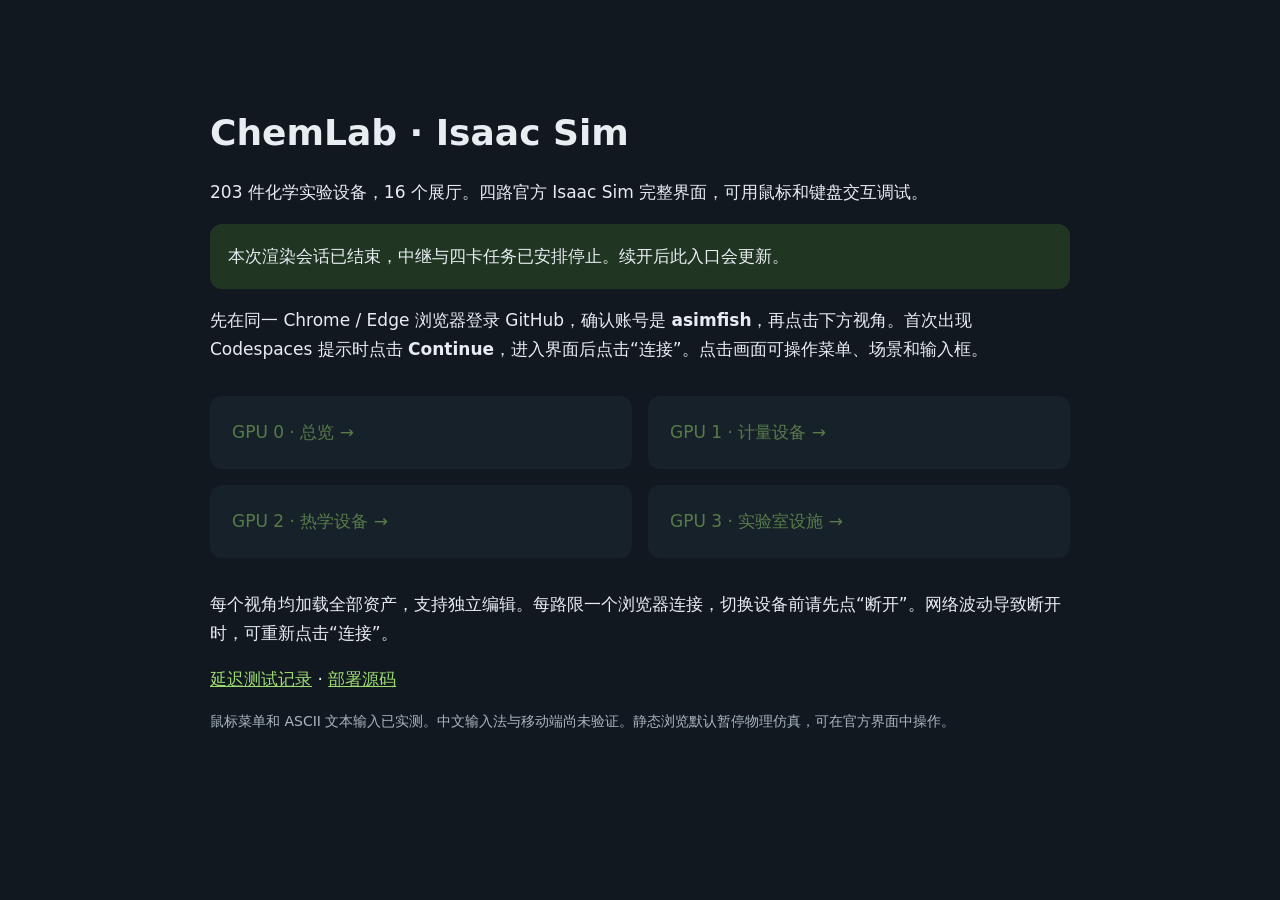
<file: index.html>
<!doctype html><html lang="zh-CN"><meta charset="utf-8"><meta name="viewport" content="width=device-width,initial-scale=1"><title>ChemLab · Isaac Sim 交互调试</title><style>body{max-width:860px;margin:7vh auto;padding:24px;font:17px/1.7 system-ui;background:#111820;color:#e8edf2}h1{font-size:36px;line-height:1.2}a{color:#9ddc70}.grid{display:grid;grid-template-columns:1fr 1fr;gap:16px;margin:32px 0}.card{display:block;padding:22px;background:#1d2a35;border-radius:12px;text-decoration:none}.status{padding:18px;background:#213622;border-radius:12px}.muted{color:#aab6c0;font-size:14px}.offline{opacity:.5;pointer-events:none}</style><h1>ChemLab · Isaac Sim</h1><p>203 件化学实验设备，16 个展厅。四路官方 Isaac Sim 完整界面，可用鼠标和键盘交互调试。</p><p id="status" class="status">本次四卡调试会话已启动，结束时间：<strong>2026-10-23 03:02:24（北京时间 / 台北时间）</strong>。</p><p>先在同一 Chrome / Edge 浏览器登录 GitHub，确认账号是 <strong>asimfish</strong>，再点击下方视角。首次出现 Codespaces 提示时点击 <strong>Continue</strong>，进入界面后点击“连接”。点击画面可操作菜单、场景和输入框。</p><div class="grid"><a class="card" href="https://t588-isaac-relay002-jjjrvw46r6q52qjv-18620.app.github.dev/?gpu=0" rel="noreferrer">GPU 0 · 总览 →</a><a class="card" href="https://t588-isaac-relay002-jjjrvw46r6q52qjv-18620.app.github.dev/?gpu=1" rel="noreferrer">GPU 1 · 计量设备 →</a><a class="card" href="https://t588-isaac-relay002-jjjrvw46r6q52qjv-18620.app.github.dev/?gpu=2" rel="noreferrer">GPU 2 · 热学设备 →</a><a class="card" href="https://t588-isaac-relay002-jjjrvw46r6q52qjv-18620.app.github.dev/?gpu=3" rel="noreferrer">GPU 3 · 实验室设施 →</a></div><p>每个视角均加载全部资产，支持独立编辑。每路限一个浏览器连接，切换设备前请先点“断开”。网络波动导致断开时，可重新点击“连接”。</p><p><a href="https://github.com/asimfish/chemlab-isaac-viewer/blob/feature/t-588-public-viewer/PERFORMANCE.md">延迟测试记录</a> · <a href="https://github.com/asimfish/chemlab-isaac-viewer">部署源码</a></p><p class="muted">鼠标菜单和 ASCII 文本输入已实测。中文输入法与移动端尚未验证。静态浏览默认暂停物理仿真，可在官方界面中操作。</p><script src="session.js?v=1792695744"></script></html>
</file>
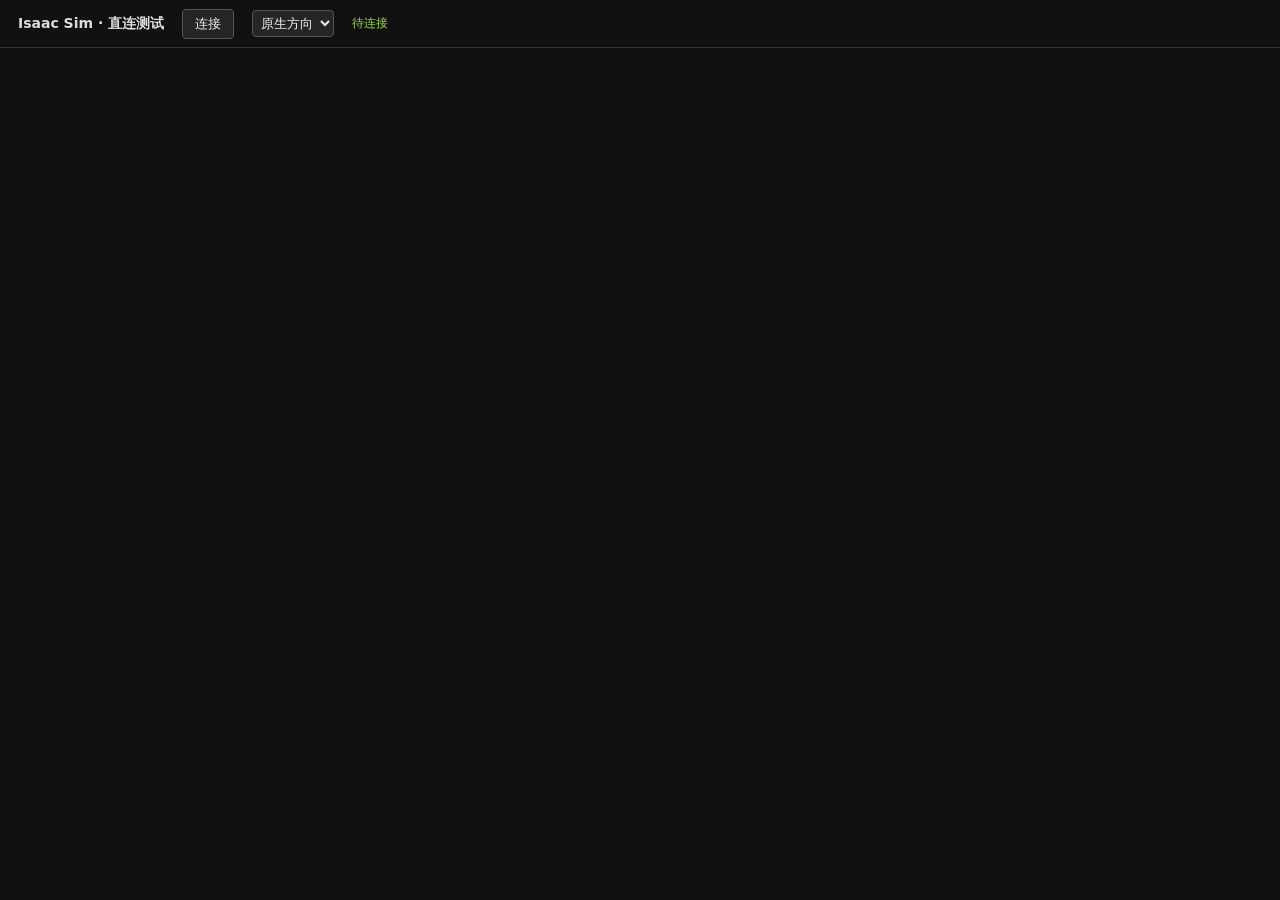
<file: spike/webrtc-direct/index.html>
<!doctype html><html lang="zh-CN"><meta charset="utf-8"><title>ChemLab · WebRTC 直连测试</title><link rel="stylesheet" href="style.css"><header><strong>Isaac Sim · 直连测试</strong><button id="connect">连接</button><select id="direction"><option value="native">原生方向</option><option value="vertical">反转上下</option><option value="horizontal">反转左右</option><option value="both">全部反转</option></select><span id="status">待连接</span><span id="metrics"></span></header><main><video id="screen" autoplay muted playsinline tabindex="0"></video></main><script type="module" src="client.js"></script></html>
</file>
<file: spike/webrtc-direct/style.css>
:root{font:14px system-ui;color:#ddd;background:#111}*{box-sizing:border-box}body{margin:0}header{height:48px;display:flex;align-items:center;gap:18px;padding:0 18px;border-bottom:1px solid #333}nav{display:flex;gap:14px;flex:1}a{color:#aaa;text-decoration:none}a.active{color:#9bd94a}select{background:#252525;color:#eee;border:1px solid #555;border-radius:4px;padding:4px}label{white-space:nowrap}button{border:1px solid #555;background:#252525;color:#eee;border-radius:4px;padding:5px 12px;cursor:pointer}main{position:relative;display:flex;justify-content:center;align-items:center;height:calc(100vh - 78px)}#screen{max-width:100%;max-height:100%;aspect-ratio:16/9;object-fit:contain;outline:none;touch-action:none}#hint{position:absolute;pointer-events:none;color:#aaa}footer{height:30px;display:flex;justify-content:space-between;padding:5px 18px;font-size:12px;color:#aaa}#status{font-size:12px;color:#9bd94a}#screen:fullscreen{width:100vw;height:100vh;background:#111}
</file>
